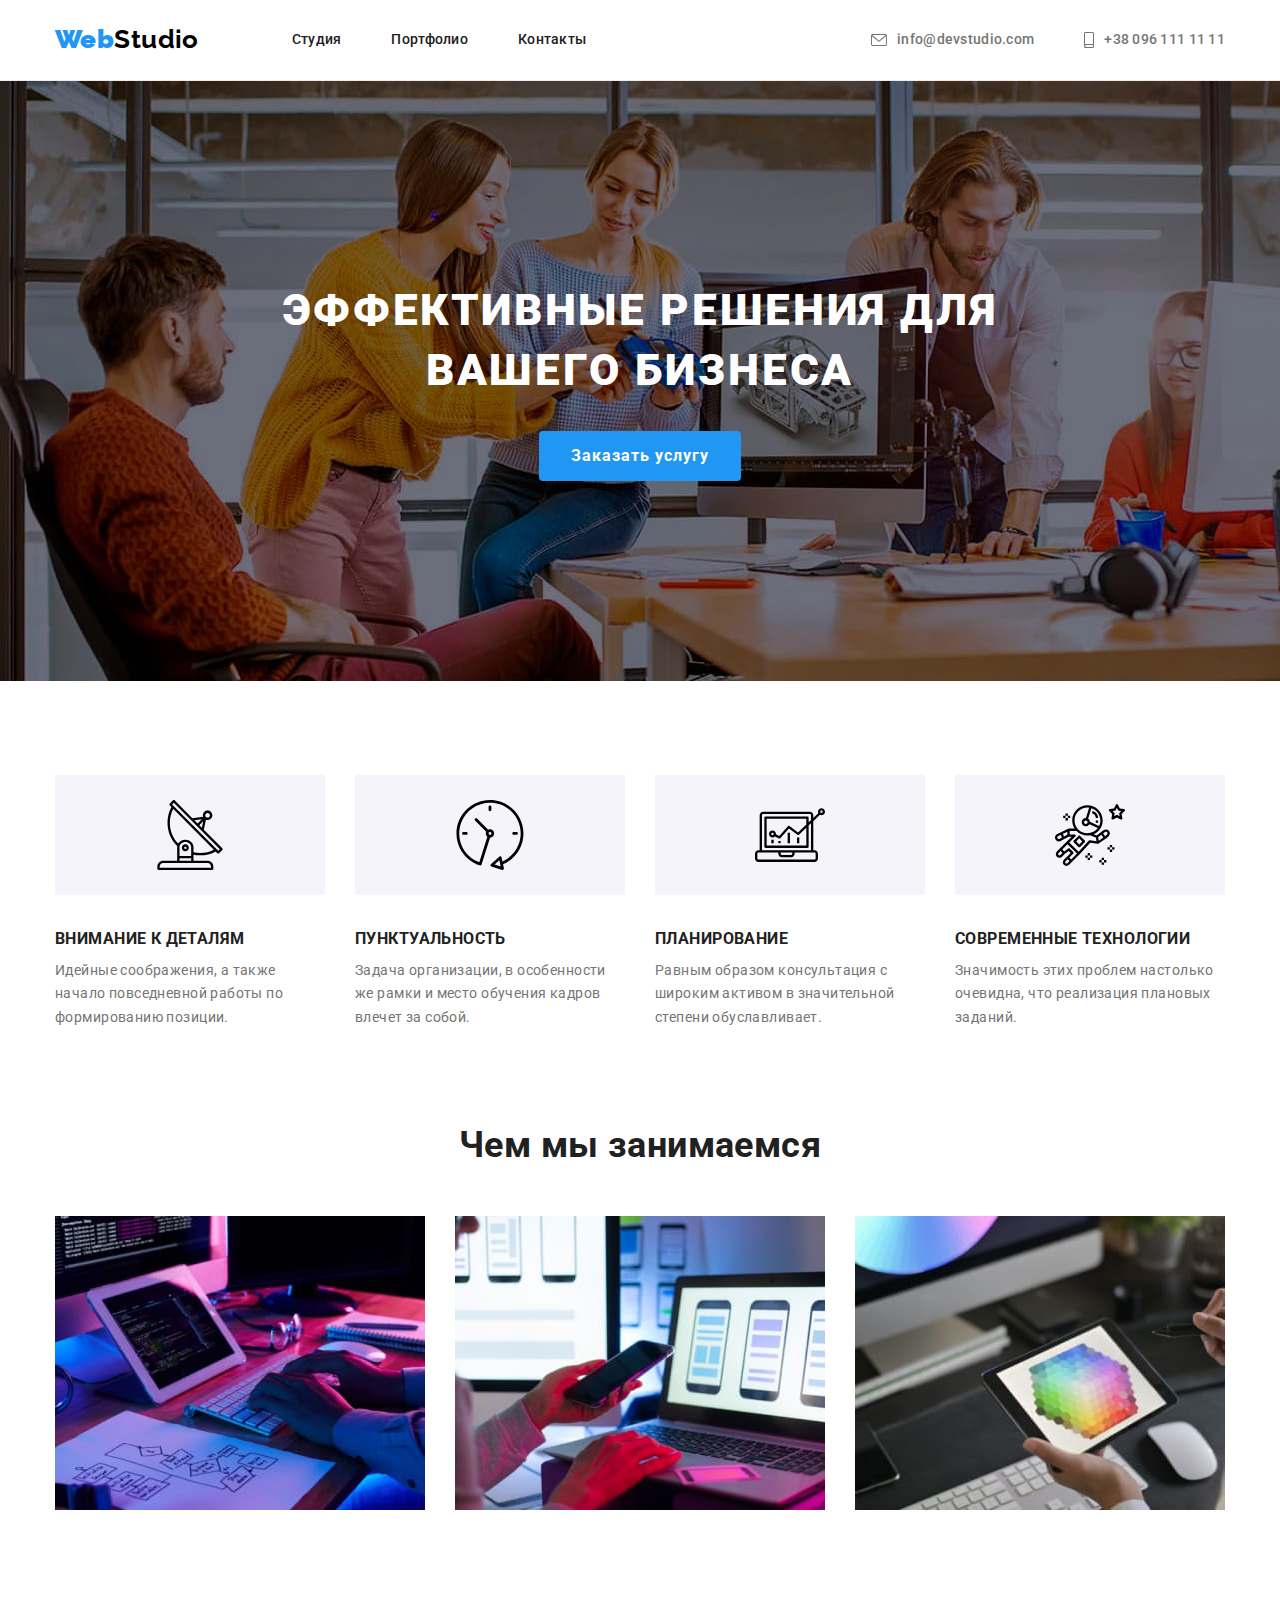
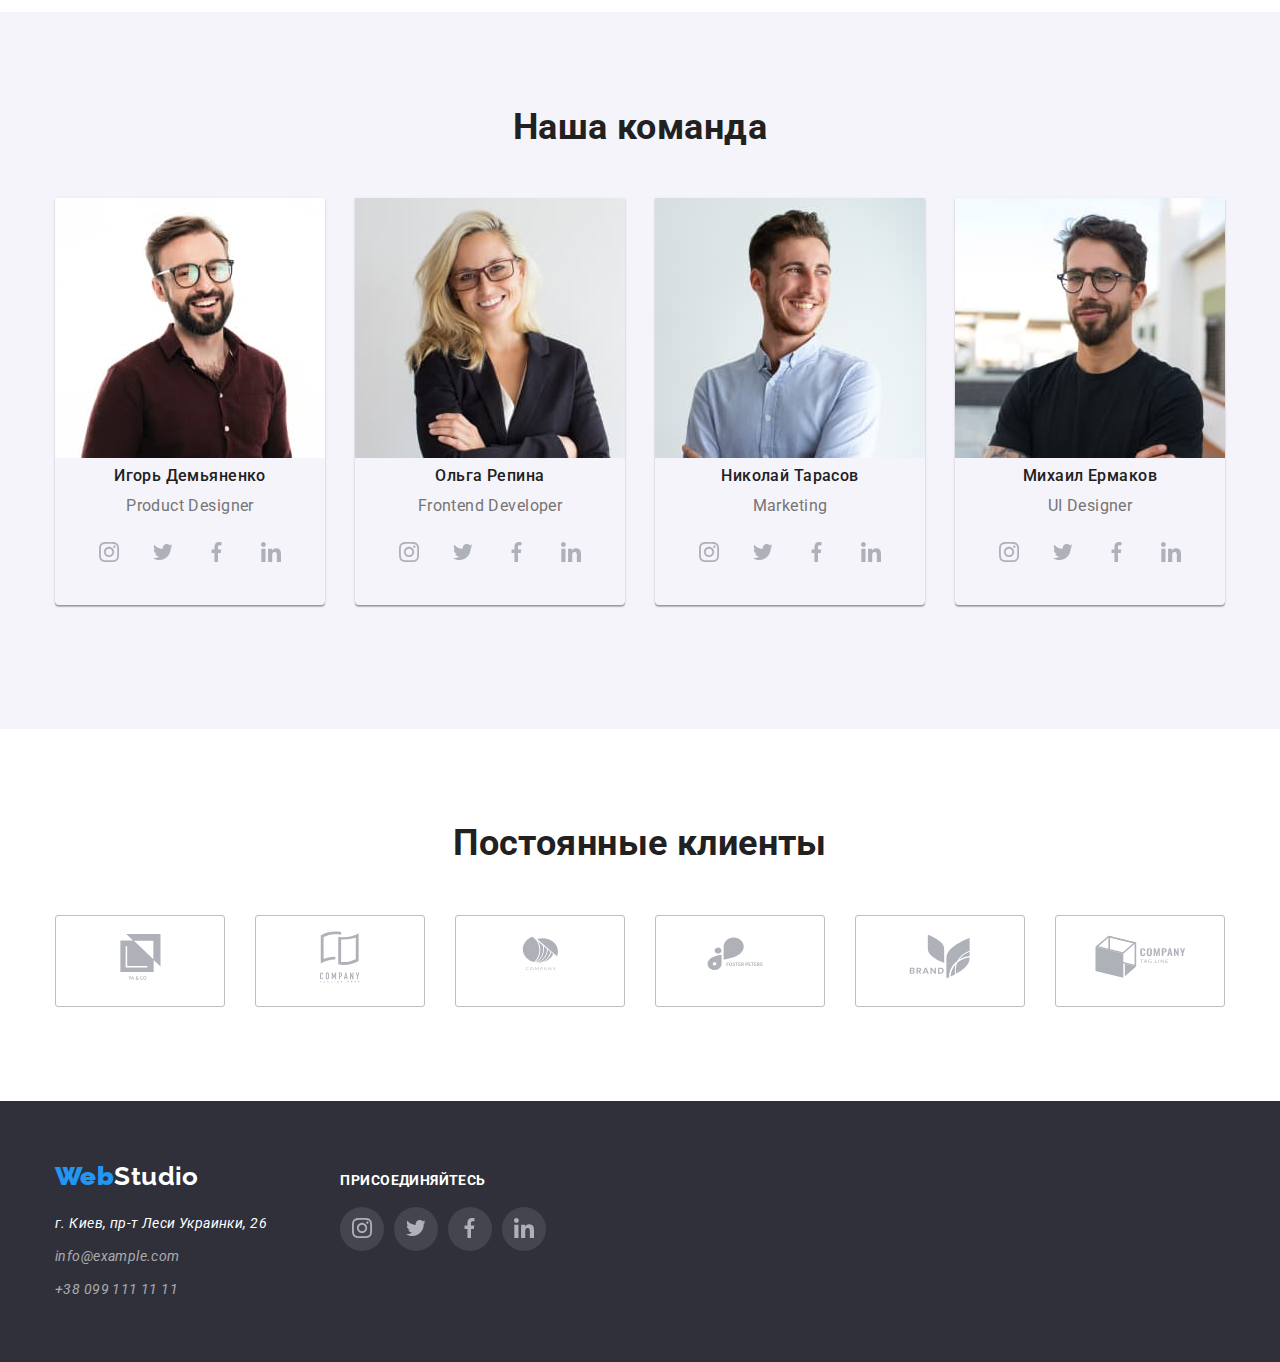
<file: index.html>
<!DOCTYPE html>
<html lang="ru">

<head>
    <meta charset="UTF-8">
    <meta http-equiv="X-UA-Compatible" content="IE=edge">
    <meta name="viewport" content="width=device-width, initial-scale=1.0">
    <title>Studia</title>
    <link rel="stylesheet" href="https://cdnjs.cloudflare.com/ajax/libs/modern-normalize/1.1.0/modern-normalize.min.css">

    <link
        href="https://fonts.googleapis.com/css2?family=Raleway:wght@700&family=Roboto:wght@400;500;700;900&display=swap"
        rel="stylesheet">
    <link rel="stylesheet" href="./css/styles.css">
</head>

<body>
    <!-- Это шапка с навигацией -->
    <header class="header">
      <div class="container header">
          <a class="logo main" href="index.html">
        <b class="logo">Web</b>Studio</a>
    <nav class="main-nav">
    
        <ul class="main-ul">
            <li class="item">
                <a class="link" href="index.html">Студия </a>
            </li>
            <li class="item">
                <a class="link" href="portfolio.html">Портфолио</a>
            </li>
            <li class="item">
                <a class="link" href="#">Контакты</a>
            </li>
    
        </ul>
    </nav>
    <ul class="adrs-nav">
        <li class="item">
            <a class="link" href="">
                <svg class="icon-envelope" width="16px" height="12px"  >
                    <use href="./images/sprite.svg#envelope"   > </use>
                </svg>
                info@devstudio.com</a>
        </li>
        <li class="item">
            <a class="link" href="tel:+380961111111">
             <svg class="icon-phone" width="10px" height="16px">
                <use href="./images/sprite.svg#smartphone"> </use>
            </svg>
                +38 096 111 11 11</a></li>
    </ul>
</div>

    </header>
    <div class="line-under-header"></div>


    <main class="main">
        <!-- Блок герой -->
        <section class="section hero">
    <div class="container hero">
         <h1 class="hero-text">Эффективные решения для вашего бизнеса</h1>
        <button class="hero-btn" type="button">Заказать услугу</button>
    </div>
        </section>
        <section class="section benefits">
           <div class="container">
                <h2 class="benefits-main-title"> Наши преимущества</h2>
                <ul class="benefits-ul">
                    <li class="item">
                
                        <h3 class="benefits-title">
                        <svg class="icon-antenna" width="270px" height="120px">
                            <use href="./images/sprite.svg#antenna"> </use>
                        </svg>Внимание к деталям</h3>
                        <p class="benefits-text">Идейные соображения, а также начало повседневной работы по формированию позиции.</p>
                    </li>
                    <li class="item">
                        <h3 class="benefits-title">
                            <svg class="icon-clock" width="270px" height="120px">
                            <use href="./images/sprite.svg#clock"> </use>
                        </svg>Пунктуальность</h3>
                        <p class="benefits-text">Задача организации, в особенности же рамки и место обучения кадров влечет за собой.</p>
                    </li>
                    <li class="item">
                        <h3 class="benefits-title">
                            <svg class="icon-diagram" width="270px" height="120px">
                                <use href="./images/sprite.svg#diagram"> </use>
                            </svg>Планирование</h3>
                        <p class="benefits-text">Равным образом консультация с широким активом в значительной степени обуславливает.</p>
                    </li>
                    <li class="item">
                        <h3 class="benefits-title">
                            <svg class="icon-astronaut" width="270px" height="120px">
                                <use href="./images/sprite.svg#astronaut"> </use>
                            </svg>Современные технологии</h3>
                        <p class="benefits-text">Значимость этих проблем настолько очевидна, что реализация плановых заданий.</p>
                    </li>
                </ul>
           </div>
        </section>
        <section class="section works">
         <div class="container">
             <h2 class="works-title">Чем мы занимаемся</h2>
             <ul class="works-ul">
                 <li class="item">
                     <img src="./images/box1.jpg" alt="Работа над проэктами" width="370" />
                 </li>
                 <li class="item">
                     <img src="./images/box2.jpg" alt="Оптимизация под устройства" width="370" />
                 </li>
                 <li class="item">
                     <img src="./images/box3.jpg" alt="Цветокоррекция" width="370" />
                 </li>
             </ul>
         </div>
        </section>
        <section class="section workers">
            <!-- Секция с командой -->
           <div class="container">
                <h2 class="workers-main ">Наша команда</h2>
                <ul class="workers-ul">
                    <li class="item">
                        <img src="./images/img.jpg" width="270" alt="Специалист Игорь Демьяненко" />
                        <h3 class="workers-title">Игорь Демьяненко</h3>
                        <p class="workers-text">Product Designer</p>
                        <ul class="icon-workers">
                           <li class="item-icon"><a class="link-icon" href="">
                                    <svg class="icon-instagram">
                                        <use href="./images/sprite.svg#instagram"> </use>
                                    </svg>
                            </a></li> 
                            <li class="item-icon"><a class="link-icon" href="">
                                    <svg class="icon-twitter">
                                        <use href="./images/sprite.svg#twitter"> </use>
                                    </svg>
                            </a></li>
                            <li class="item-icon"><a class="link-icon" href="">
                                    <svg class="icon-facebook">
                                        <use href="./images/sprite.svg#facebook"> </use>
                                    </svg>
                            </a></li>
                            <li class="item-icon"><a class="link-icon" href="">
                                    <svg class="icon-linkedin">
                                        <use href="./images/sprite.svg#linkedin"> </use>
                                    </svg>
                            </a></li>
                        </ul>
                    </li>
                
                    <li class="item">
                        <img src="./images/img(1).jpg" width="270" alt="Специалист Ольга Репина" />
                        <h3 class="workers-title">Ольга Репина</h3>
                        <p class="workers-text">Frontend Developer</p>

                                                <ul class="icon-workers">
                                                    <li class="item-icon"><a class="link-icon" href="">
                                                            <svg class="icon-instagram">
                                                                <use href="./images/sprite.svg#instagram"> </use>
                                                            </svg>
                                                        </a>
                                                    </li>
                                                    <li class="item-icon"><a class="link-icon" href="">
                                                            <svg class="icon-twitter">
                                                                <use href="./images/sprite.svg#twitter"> </use>
                                                            </svg>
                                                        </a></li>
                                                    <li class="item-icon"><a class="link-icon" href="">
                                                            <svg class="icon-facebook">
                                                                <use href="./images/sprite.svg#facebook"> </use>
                                                            </svg>
                                                        </a></li>
                                                    <li class="item-icon"><a class="link-icon" href="">
                                                            <svg class="icon-linkedin">
                                                                <use href="./images/sprite.svg#linkedin"> </use>
                                                            </svg>
                                                        </a></li>
                                                </ul>
                    </li>
                
                    <li class="item">
                        <img src="./images/img(2).jpg" width="270" alt="Специалист Николай Тарасов" />
                        <h3 class="workers-title">Николай Тарасов</h3>
                        <p class="workers-text">Marketing</p>
                                                <ul class="icon-workers">
                                                    <li class="item-icon"><a class="link-icon" href="">
                                                            <svg class="icon-instagram">
                                                                <use href="./images/sprite.svg#instagram"> </use>
                                                            </svg>
                                                        </a></li>
                                                    <li class="item-icon"><a class="link-icon" href="">
                                                            <svg class="icon-twitter">
                                                                <use href="./images/sprite.svg#twitter"> </use>
                                                            </svg>
                                                        </a></li>
                                                    <li class="item-icon"><a class="link-icon" href="">
                                                            <svg class="icon-facebook">
                                                                <use href="./images/sprite.svg#facebook"> </use>
                                                            </svg>
                                                        </a></li>
                                                    <li class="item-icon"><a class="link-icon" href="">
                                                            <svg class="icon-linkedin">
                                                                <use href="./images/sprite.svg#linkedin"> </use>
                                                            </svg>
                                                        </a></li>
                                                    </ul>
                
                    </li>
                
                    <li class="item">
                        <img src="./images/img(3).jpg" width="270" alt="Специалист Михаил Ермаков" />
                        <h3 class="workers-title">Михаил Ермаков</h3>
                        <p class="workers-text">UI Designer
                        </p>
                                                <ul class="icon-workers">
                                                    <li class="item-icon"><a class="link-icon" href="">
                                                            <svg class="icon-instagram">
                                                                <use href="./images/sprite.svg#instagram"> </use>
                                                            </svg>
                                                        </a></li>
                                                    <li class="item-icon"><a class="link-icon" href="">
                                                            <svg class="icon-twitter">
                                                                <use href="./images/sprite.svg#twitter"> </use>
                                                            </svg>
                                                        </a></li>
                                                    <li class="item-icon"><a class="link-icon" href="">
                                                            <svg class="icon-facebook">
                                                                <use href="./images/sprite.svg#facebook"> </use>
                                                            </svg>
                                                        </a></li>
                                                    <li class="item-icon"><a class="link-icon" href="">
                                                            <svg class="icon-linkedin">
                                                                <use href="./images/sprite.svg#linkedin"> </use>
                                                            </svg>
                                                        </a></li>
                                                </ul>
                    </li>
                </ul>
           </div>
        </section>
        <section class="section">
         <div class="container">
            <h2 class="clients-title">Постоянные клиенты</h2>

            <ul class="clients-ul">
                
                <li class="item">
                    <a class="link" href="#">
                    <svg class="icon group-1">
                        <use href="./images/sprite.svg#group-1" ></use>
                    </svg>
                    </a>
                </li>
                <li class="item"><a class="link"  href="#">
                    <svg class="icon group-2">
                        <use href="./images/sprite.svg#group-2"></use>
                    </svg>
                </a></li>
                <li class="item"><a class="link"  href="#">
                    <svg class="icon group-3">
                        <use href="./images/sprite.svg#group-3"></use>
                    </svg>
                </a></li>
                <li class="item"><a class="link"  href="#">
                    <svg class="icon group-4">
                        <use href="./images/sprite.svg#group-4"></use>
                    </svg>
                </a></li>
                <li class="item"><a class="link"  href="#">
                    <svg class="icon group-5">
                        <use href="./images/sprite.svg#group-5"></use>
                    </svg>
                </a></li>
                <li class="item"><a  class="link" href="#">
                    <svg class="icon group-6">
                        <use href="./images/sprite.svg#group-6"></use>
                    </svg>
                </a></li>
            </ul>
         </div>        
        </section>
    </main>

    <footer>
    <div class="container address">

        <div class="div-address">
                <a class="logo ftr" href="index.html"><b class="logo">Web</b>Studio
                </a>
                
                <address class="address">
                    <a class="link" href="">г. Киев, пр-т Леси Украинки, 26
                    </a>
                    <a class="address-cnt" href="info@example.com">info@example.com
                    </a>
                    <a class="address-cnt" href="tel:+380991111111">+38 099 111 11 11
                    </a>
                
                </address>
        </div>
        
                <div class="join-us">
                    <h2 class="footer-title">ПРИСОЕДИНЯЙТЕСЬ</h2>
                    <ul class="icon-footer-ul">
                        <li class="item-icon"><a class="link-icon" href="">
                                <svg class="icon-instagram footer">
                                    <use href="./images/sprite.svg#instagram"> </use>
                                </svg>
                            </a></li>
                        <li class="item-icon"><a class="link-icon" href="">
                                <svg class="icon-twitter footer">
                                    <use href="./images/sprite.svg#twitter"> </use>
                                </svg>
                            </a></li>
                        <li class="item-icon"><a class="link-icon" href="">
                                <svg class="icon-facebook footer">
                                    <use href="./images/sprite.svg#facebook"> </use>
                                </svg>
                            </a></li>
                        <li class="item-icon"><a class="link-icon" href="">
                                <svg class="icon-linkedin footer">
                                    <use href="./images/sprite.svg#linkedin"> </use>
                                </svg>
                            </a></li>
                    </ul>
                </div>
            
    </div>
    </footer>
</body>

</html>
</file>
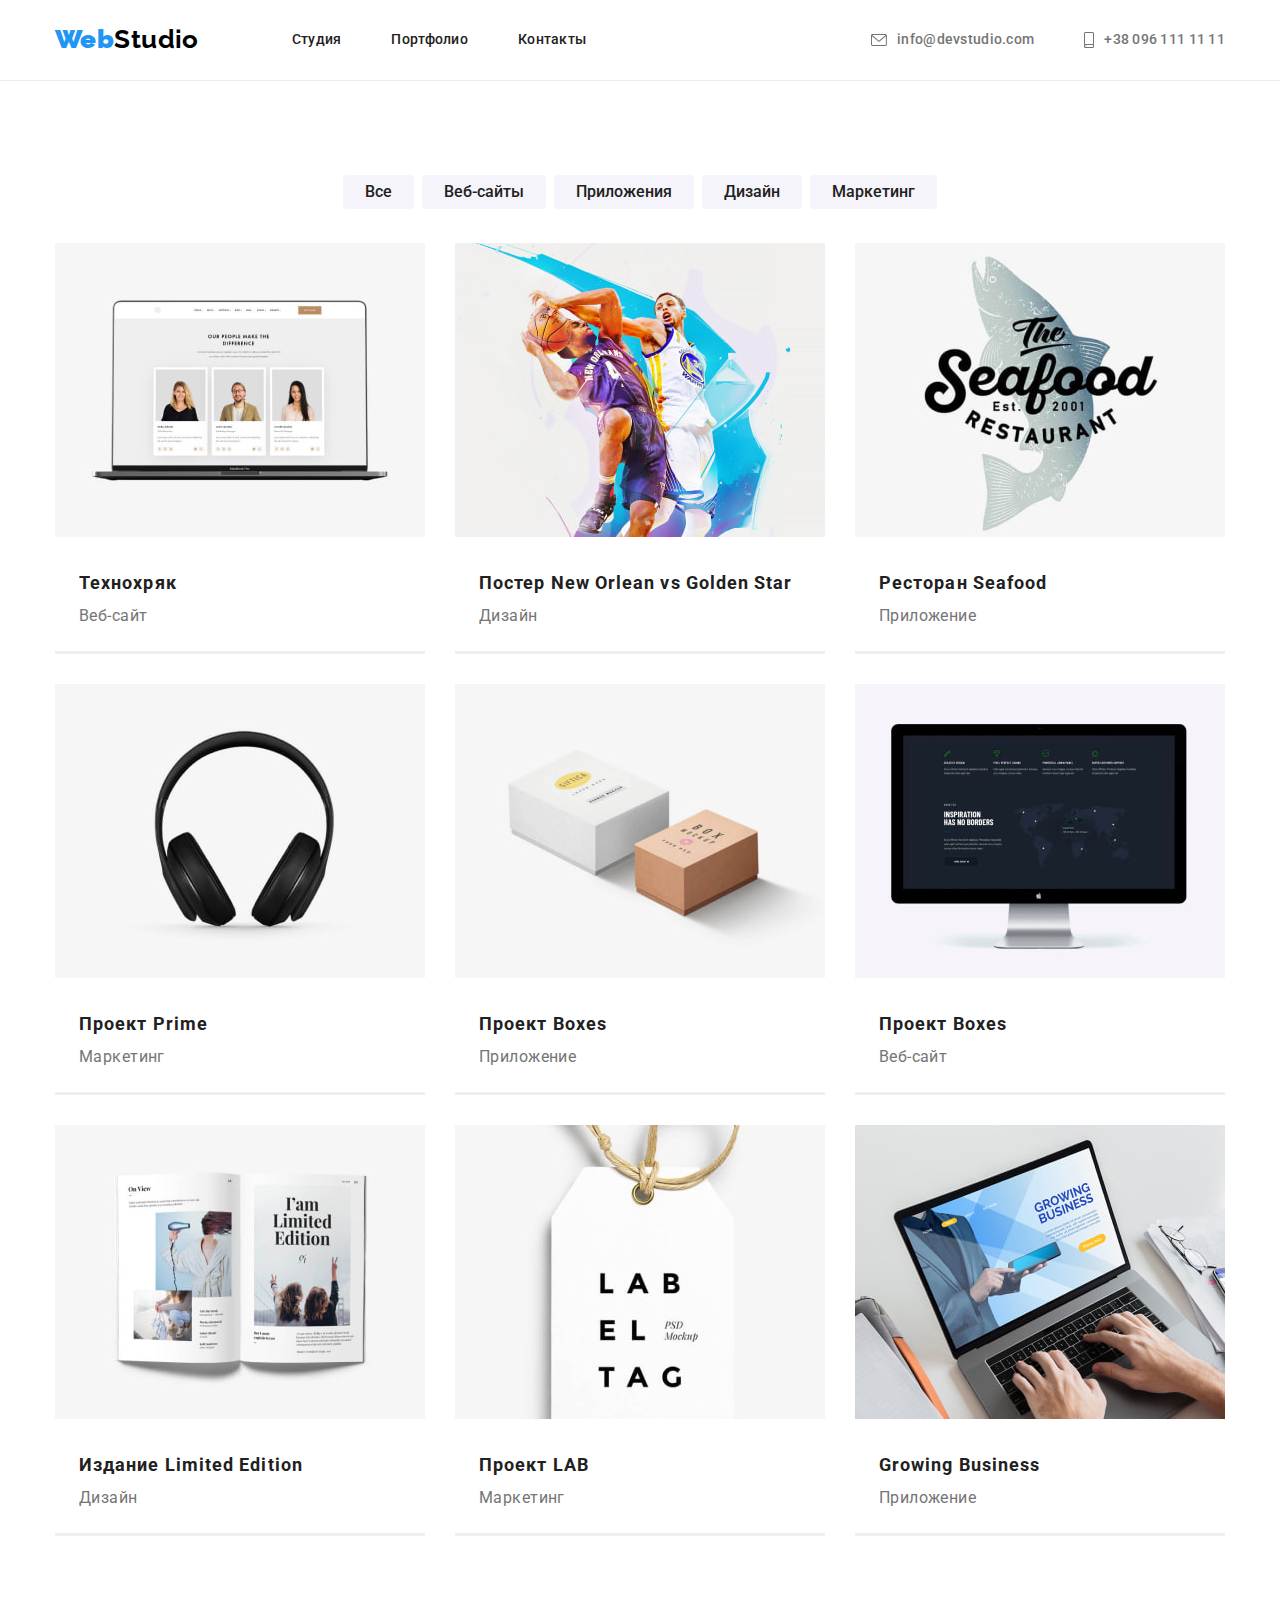
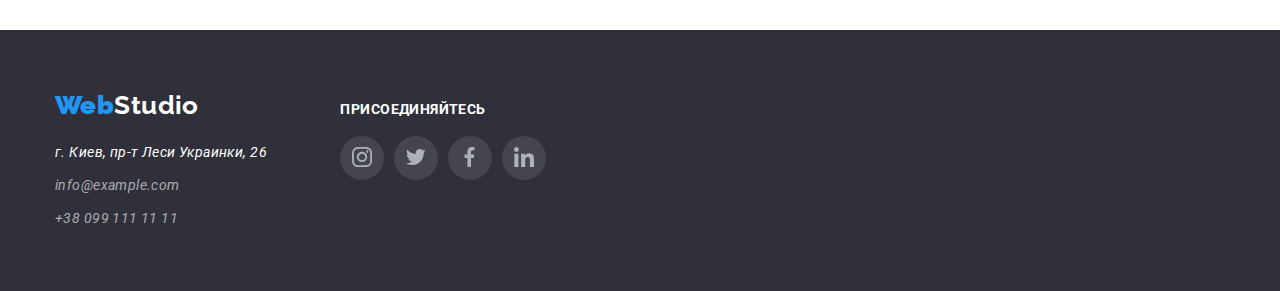
<file: portfolio.html>
<!DOCTYPE html>
<html lang="ru">

<head>
    <meta charset="UTF-8">
    <meta http-equiv="X-UA-Compatible" content="IE=edge">
    <meta name="viewport" content="width=device-width, initial-scale=1.0">
    <title>Portfolio</title>
    <link rel="stylesheet" href="https://cdnjs.cloudflare.com/ajax/libs/modern-normalize/1.1.0/modern-normalize.min.css">
    <link href="https://fonts.googleapis.com/css2?family=Raleway:wght@700&family=Roboto:wght@400;500;700;900&display=swap"
      rel="stylesheet">
    <link rel="stylesheet" href="./css/styles.css">
    <body>
<!-- Это шапка с навигацией -->
<header class="header">
    <div class="container header">
        <a class="logo main" href="index.html">
            <b class="logo">Web</b>Studio</a>
        <nav class="main-nav">

            <ul class="main-ul">
                <li class="item">
                    <a class="link" href="index.html">Студия </a>
                </li>
                <li class="item">
                    <a class="link" href="portfolio.html">Портфолио</a>
                </li>
                <li class="item">
                    <a class="link" href="#">Контакты</a>
                </li>

            </ul>
        </nav>
        <ul class="adrs-nav">
            <li class="item">
                <a class="link" href="">
                    <svg class="icon-envelope" width="16px" height="12px">
                        <use href="./images/sprite.svg#envelope"> </use>
                    </svg>
                    info@devstudio.com</a>
            </li>
            <li class="item">
                <a class="link" href="tel:+380961111111">
                    <svg class="icon-phone" width="10px" height="16px">
                        <use href="./images/sprite.svg#smartphone"> </use>
                    </svg>
                    +38 096 111 11 11</a>
            </li>
        </ul>
    </div>

</header>
<div class="line-under-header"></div>

    <main>
      <section class="section portfolio">
       <div class="container">
            <h1 class="prtfl">Примеры работ</h1>
            <ul class="btn-ul">
                <li class="item">
                    <button class="prtfl-btn" type="button">Все</button>
                </li>
                <li class="item">
                    <button class="prtfl-btn" type="button">Веб-сайты</button>
                </li>
                <li class="item">
                    <button class="prtfl-btn" type="button">Приложения</button>
                </li>
                <li class="item">
                    <button class="prtfl-btn" type="button">Дизайн</button>
                </li>
                <li class="item">
                    <button class="prtfl-btn" type="button">Маркетинг</button>
                </li>
            </ul>
            <ul class="prtfl-ul">
                <li class="item">
                    <a class="link" href="">
                        <img src="./images/portfolio-1.jpg" width="370" alt="Веб-сайт">
                        <h2 class="prtfl-h">Технохряк</h2>
                        <p class="prtfl-p">Веб-сайт</p>
                    </a>
                </li>
                <li class="item">
                    <a class="link" href="">
                        <img src="./images/portfolio-2.jpg" width="370" alt="Дизайн постера">
                        <h2 class="prtfl-h">Постер New Orlean vs Golden Star</h2>
                        <p class="prtfl-p">Дизайн</p>
                    </a>
                </li>
                <li class="item">
                    <a class="link" href="">
                        <img src="./images/portfolio-3.jpg" width="370" alt="Приложение">
                        <h2 class="prtfl-h">Ресторан Seafood</h2>
                        <p class="prtfl-p">Приложение</p>
                    </a>
                </li>
                <li class="item">
                    <a class="link" href="">
                        <img src="./images/portfolio-4.jpg" width="370" alt="Маркетинг проэкта">
                        <h2 class="prtfl-h">Проект Prime</h2>
                        <p class="prtfl-p">Маркетинг</p>
                    </a>
                </li>
                <li class="item">
                    <a class="link" href="">
                        <img src="./images/portfolio-5.jpg" width="370" alt="Приложение">
                        <h2 class="prtfl-h">Проект Boxes</h2>
                        <p class="prtfl-p">Приложение</p>
                    </a>
                </li>
                <li class="item">
                    <a class="link" href="">
                        <img src="./images/portfolio-6.jpg" width="370" alt="Веб-сайт">
                        <h2 class="prtfl-h">Проект Boxes</h2>
                        <p class="prtfl-p">Веб-сайт</p>
                    </a>
                </li>
                <li class="item">
                    <a class="link" href="">
                        <img src="./images/portfolio-7.jpg" width="370" alt="Дизайн книги">
                        <h2 class="prtfl-h">Издание Limited Edition</h2>
                        <p class="prtfl-p">Дизайн</p>
                    </a>
                </li>
                <li class="item">
                    <a class="link" href="">
                        <img src="./images/portfolio-8.jpg" width="370" alt="Маркетинг проэкта">
                        <h2 class="prtfl-h">Проект LAB</h2>
                        <p class="prtfl-p">Маркетинг</p>
                    </a>
                </li>
                <li class="item">
                    <a class="link" href="">
                        <img src="./images/portfolio-9.jpg" width="370" alt="Приложение">
                        <h2 class="prtfl-h">Growing Business</h2>
                        <p class="prtfl-p">Приложение</p>
                    </a>
                </li>
            </ul>
       </div>
</section>
    </main>
    <footer>
        <div class="container address">
    
            <div class="div-address">
                <a class="logo ftr" href="index.html"><b class="logo">Web</b>Studio
                </a>
    
                <address class="address">
                    <a class="link" href="">г. Киев, пр-т Леси Украинки, 26
                    </a>
                    <a class="address-cnt" href="info@example.com">info@example.com
                    </a>
                    <a class="address-cnt" href="tel:+380991111111">+38 099 111 11 11
                    </a>
    
                </address>
            </div>
    
            <div class="join-us">
                <h2 class="footer-title">ПРИСОЕДИНЯЙТЕСЬ</h2>
                <ul class="icon-footer-ul">
                    <li class="item-icon"><a class="link-icon" href="">
                            <svg class="icon-instagram footer">
                                <use href="./images/sprite.svg#instagram"> </use>
                            </svg>
                        </a></li>
                    <li class="item-icon"><a class="link-icon" href="">
                            <svg class="icon-twitter footer">
                                <use href="./images/sprite.svg#twitter"> </use>
                            </svg>
                        </a></li>
                    <li class="item-icon"><a class="link-icon" href="">
                            <svg class="icon-facebook footer">
                                <use href="./images/sprite.svg#facebook"> </use>
                            </svg>
                        </a></li>
                    <li class="item-icon"><a class="link-icon" href="">
                            <svg class="icon-linkedin footer">
                                <use href="./images/sprite.svg#linkedin"> </use>
                            </svg>
                        </a></li>
                </ul>
            </div>
    
        </div>
    </footer>

    </body>
    
    </html>
</file>
<file: css/styles.css>
/* ЦВЕТ ТЕКСТА
 Часть лого цвет #2196F3 
 Вторая часть лого цвет #000000  
Заголовки и навигация цвет #212121 
 Основной цвет #757575
 Блок герой и часть адресса #ffffff
*/
:root {
  --primery-text-color: #757575;
  --tittle-text-color: #212121;
  --accent-color: #2196f3;
  --white-color: #ffffff;
  --backround-color: #e5e5e5;
  --black-color: #000000;
}
body {
  background-color: #ffffff;
  color: var(--primery-text-color);
  font-family: Roboto, sans-serif;
  letter-spacing: 0.03em;
  font-size: 14px;
  line-height: 1.71;
  width: 100%;
  height: 100%;
}
ul,
p,
h1,
h2,
h3,
h4,
h5,
h6 {
  margin: 0;
  padding: 0;
}

.section {
  padding-top: 94px;
  padding-bottom: 94px;
}

.line-under-header {
  width: 100%;
  height: 1px;
  background-color: #ececec;
}

.container {
  width: 1200px;
  padding-left: 15px;
  padding-right: 15px;
  margin: 0 auto;
}

.container.header {
  display: flex;
  align-items: center;
  padding-top: 24px;
  padding-bottom: 25px;
}

.main-ul {
  display: flex;
  margin-left: 93px;
}

.main-ul .item:not(:last-child) {
  margin-right: 50px;
}

.main-ul .link {
  text-decoration: none;
  font-weight: 500;
  line-height: 1.14;
  letter-spacing: 0.02em;

  color: var(--tittle-text-color);

  display: block;
}

.main-nav .link:hover,
.main-nav .link:focus {
  color: var(--accent-color);
}

.main-nav .main-ul,
.adrs-nav,
.works-ul,
.workers-ul,
.text-ul,
.btn-ul,
.prtfl-ul {
  list-style: none;
}

.logo {
  color: var(--accent-color);
}

.logo.main {
  color: var(--black-color);
  font-family: Raleway, sans-serif;
  font-weight: 700;
  font-size: 26px;
  line-height: 1.2;
  text-decoration: none;
}

.logo.ftr {
  color: var(--white-color);
  font-family: Raleway;
  font-weight: 700;
  font-size: 26px;
  line-height: 1.2;
  text-decoration: none;

  display: block;
  margin-bottom: 20px;
}

.adrs-nav {
  display: flex;
  margin-left: auto;
}

.adrs-nav .item:not(:last-child) {
  margin-right: 50px;
}

.adrs-nav .link {
  color: var(--primery-text-color);
  font-weight: 500;
  line-height: 1.14;
  letter-spacing: 0.02em;
  text-decoration: none;

  display: flex;
  align-items: center;
}

.icon-envelope {
  margin-right: 10px;
  fill: currentColor;
}
.icon-envelope:focus,
.icon-envelope:hover,
.icon-phone:focus,
.icon-phone:hover {
  fill: var(--accent-color);
}

.icon-phone {
  fill: currentColor;
  margin-right: 10px;
}

.adrs-nav .link:hover,
.adrs-nav .link:focus {
  color: var(--accent-color);
  fill: var(--accent-color);
}

.section.hero {
  display: flex;
  justify-content: center;
  align-items: center;
  max-width: 1600px;
  height: 600px;
  margin: auto;
  background-image: linear-gradient(
      to right,
      rgba(0, 0, 0, 0.2),
      rgba(0, 0, 0, 0.2)
    ),
    url('../images/fon.jpg');
}

.container.hero .hero-text {
  color: var(--white-color);
  font-weight: 900;
  font-size: 44px;
  line-height: 1.36;
  text-align: center;
  letter-spacing: 0.06em;
  text-transform: uppercase;

  margin-bottom: 30px;
  width: 900px;
  margin-left: auto;
  margin-right: auto;
}

.hero-btn {
  background-color: var(--accent-color);
  color: var(--white-color);
  font-weight: 700;
  font-size: 16px;
  line-height: 1.87;
  letter-spacing: 0.06em;
  display: block;
  margin: 0 auto;
  padding: 10px 32px;

  border: #2196f3;
  border-radius: 4px;
}

.benefits-ul {
  display: flex;
  list-style: none;
}

.benefits-ul .item:not(:last-child) {
  margin-right: 30px;
}

.icon-antenna,
.icon-clock,
.icon-diagram,
.icon-astronaut {
  padding: 25px 100px;
  background-color: #f5f4fa;
  margin-bottom: 30px;
}

.benefits-ul .benefits-title {
  color: var(--tittle-text-color);
  font-weight: 700;
  line-height: 1.14;
  text-transform: uppercase;
  margin-bottom: 10px;
}

.benefits-ul .benefits-text {
  line-height: 1.71;
  width: 270px;
}

.section.works {
  padding-bottom: 94px;
  padding-top: 0px;
}

.works-ul {
  display: flex;
}

.works-ul .item:not(:last-child) {
  margin-right: 30px;
}

.works-title {
  color: var(--tittle-text-color);
  font-weight: 700;
  font-size: 36px;
  line-height: 1.17;
  text-align: center;

  margin-bottom: 50px;
}

.section.workers {
  background-color: #f5f4fa;
  padding-bottom: 94px;
  padding-top: 94px;
}

.workers-ul {
  display: flex;
  margin-bottom: 30px;
}

.workers-ul .item {
  margin-right: 30px;
  box-shadow: 0px 2px 1px rgba(0, 0, 0, 0.2), 0px 1px 1px rgba(0, 0, 0, 0.14),
    0px 1px 3px rgba(0, 0, 0, 0.12);
  border-bottom-right-radius: 4px;
  border-bottom-left-radius: 4px;
}

.icon-workers {
  display: flex;
  list-style: none;
  justify-content: center;
  align-items: center;
  margin-top: 16px;
  margin-bottom: 30px;
}

.icon-workers .item-icon {
  width: 44px;
  height: 44px;
  display: flex;
  justify-content: center;
  align-items: center;
}

.icon-workers .item-icon:hover,
.icon-workers .item-icon:focus {
  background-color: #2196f3;
  fill: var(--white-color);
  border-radius: 50%;
  cursor: pointer;
}

.icon-workers .item-icon:hover .icon-facebook {
  fill: var(--white-color);
}

.icon-workers .item-icon:hover .icon-instagram {
  fill: var(--white-color);
}

.icon-workers .item-icon:hover .icon-twitter {
  fill: var(--white-color);
}

.icon-workers .item-icon:hover .icon-linkedin {
  fill: var(--white-color);
}

.icon-workers .item-icon:not(:last-child) {
  margin-right: 10px;
}

.icon-facebook,
.icon-instagram,
.icon-linkedin,
.icon-twitter {
  fill: #afb1b8;
  width: 20px;
  height: 20px;
  margin-top: 6px;
}

.workers-main {
  color: var(--tittle-text-color);
  font-weight: 700;
  font-size: 36px;
  line-height: 1.17;
  text-align: center;

  margin-bottom: 50px;
}

.workers-ul .workers-title {
  color: var(--tittle-text-color);
  font-weight: 500;
  font-size: 16px;
  line-height: 1.2;
  text-align: center;

  margin-bottom: 10px;
}

.workers-ul .workers-text {
  font-size: 16px;
  line-height: 1.2;
  text-align: center;
}

.clients-title {
  font-weight: 700;
  font-size: 36px;
  line-height: 1.16;
  text-align: center;
  vertical-align: top;
  color: var(--tittle-text-color);

  margin-bottom: 50px;
}

.clients-ul {
  display: flex;
  list-style: none;
}

.clients-ul .item {
  width: 170px;
  height: 92px;
  border: 1px solid rgba(0, 0, 0, 0.25);
  border-radius: 3px;

  display: flex;
  align-items: center;
  justify-content: center;
  cursor: pointer;
}

.clients-ul .item:hover,
.clients-ul .item:focus {
  border-color: var(--accent-color);
  cursor: pointer;
}

.clients-ul .item:hover .icon {
  fill: var(--accent-color);
}

.clients-ul .item:not(:last-child) {
  margin-right: 30px;
}

.icon.group-1 {
  width: 41px;
  height: 46px;
}

.icon.group-2 {
  width: 40px;
  height: 52px;
}

.icon.group-3 {
  width: 43px;
  height: 41px;
}

.icon.group-4 {
  width: 84px;
  height: 40px;
}

.icon.group-5 {
  width: 62px;
  height: 45px;
}

.icon.group-6 {
  width: 93px;
  height: 43px;
}

.icon {
  fill: #afb1b8;
}

footer {
  background-color: #2f303a;
}

.div-address {
  display: inline-flex;
  flex-direction: column;
  margin-right: 70px;
}
.join-us {
  display: inline-flex;
  flex-direction: column;
}

.icon-footer-ul {
  display: flex;
  list-style: none;
  margin-top: 20px;
}

.icon-footer-ul .item-icon {
  display: flex;
  align-items: center;
  justify-content: center;
  width: 44px;
  height: 44px;
  border-radius: 50%;
  background-color: rgba(255, 255, 255, 0.1);
}

.icon-footer-ul .item-icon:focus,
.icon-footer-ul .item-icon:hover {
  background-color: var(--accent-color);
  cursor: pointer;
}

.icon-footer-ul .item-icon:hover .icon-facebook.footer {
  fill: var(--white-color);
}

.icon-footer-ul .item-icon:hover .icon-linkedin.footer {
  fill: var(--white-color);
}

.icon-footer-ul .item-icon:hover .icon-twitter.footer {
  fill: var(--white-color);
}

.icon-footer-ul .item-icon:hover .icon-instagram.footer {
  fill: var(--white-color);
}

.icon-footer-ul .item-icon:not(:last-child) {
  margin-right: 10px;
}

.footer-title {
  font-style: 700;
  font-size: 14px;
  line-height: 1.14;
  line-height: 100%;
  vertical-align: top;

  color: var(--white-color);
}

.container.address {
  padding-bottom: 60px;
  padding-top: 60px;
}

.address .address-cnt {
  margin-top: 9px;
}

.address .link {
  text-decoration: none;
  color: var(--white-color);
  line-height: 1.71;
}

.address .link:hover,
.address .link:focus {
  color: var(--accent-color);
}

.address .address-cnt {
  color: rgba(255, 255, 255, 0.6);
  line-height: 1.71;
  text-decoration: none;

  display: block;
}

.address .address-cnt:hover,
.address .address-cnt:focus {
  color: var(--accent-color);
}

/* Портфолио */
.prtfl-ul .link {
  text-decoration: none;
}

.btn-ul {
  display: flex;
  justify-content: center;
}

.btn-ul .item:not(:last-child) {
  margin-right: 8px;
}

.btn-ul .prtfl-btn {
  font-family: Roboto, sans-serif;
  color: var(--tittle-text-color);
  background-color: #f5f4fa;
  font-weight: 500;
  font-size: 16px;
  line-height: 1.39;
  text-align: center;

  border: #f5f4fa;
  border-radius: 4px;
  padding: 6px 22px;
}

.btn-ul .prtfl-btn:hover,
.btn-ul .prtfl-btn:focus {
  background-color: var(--accent-color);
  color: var(--white-color);
  box-shadow: 0px 2px 2px 0px rgba(0, 0, 0, 0.12);

  box-shadow: 0px 1px 2px 0px rgba(0, 0, 0, 0.08);

  box-shadow: 0px 3px 1px 0px rgba(0, 0, 0, 0.1);
}

.prtfl-ul {
  display: flex;
  flex-wrap: wrap;
  margin-top: 34px;
}

.prtfl-ul .item {
  width: calc((100% - 60px) / 3);
  margin-right: 30px;
  margin-bottom: 30px;
}

.prtfl-ul .item:nth-child(3n) {
  margin-right: 0px;
}

.prtfl-ul .item:nth-last-child(-n + 3) {
  margin-bottom: 0px;
}

.prtfl-ul .link {
  display: block;
  border-bottom-style: solid;
  border-color: #eeeeee;
}

.prtfl-ul .item .link:hover,
.prtfl-ul .item .link:focus {
  box-shadow: 0px 4px 4px 0px rgba(0, 0, 0, 0.25);
}

.prtfl-ul .prtfl-h {
  color: var(--tittle-text-color);
  font-weight: 700;
  font-size: 18px;
  line-height: 2;
  letter-spacing: 0.06em;
  padding-top: 20px;
  padding-left: 24px;
}

.prtfl-ul .prtfl-p {
  color: var(--primery-text-color);
  font-size: 16px;
  line-height: 1.87;
  padding-bottom: 20px;
  padding-left: 24px;
}

.hero-btn,
.btn-ul .prtfl-btn {
  cursor: pointer;
}

.benefits-main-title,
.prtfl {
  display: none;
}
</file>
